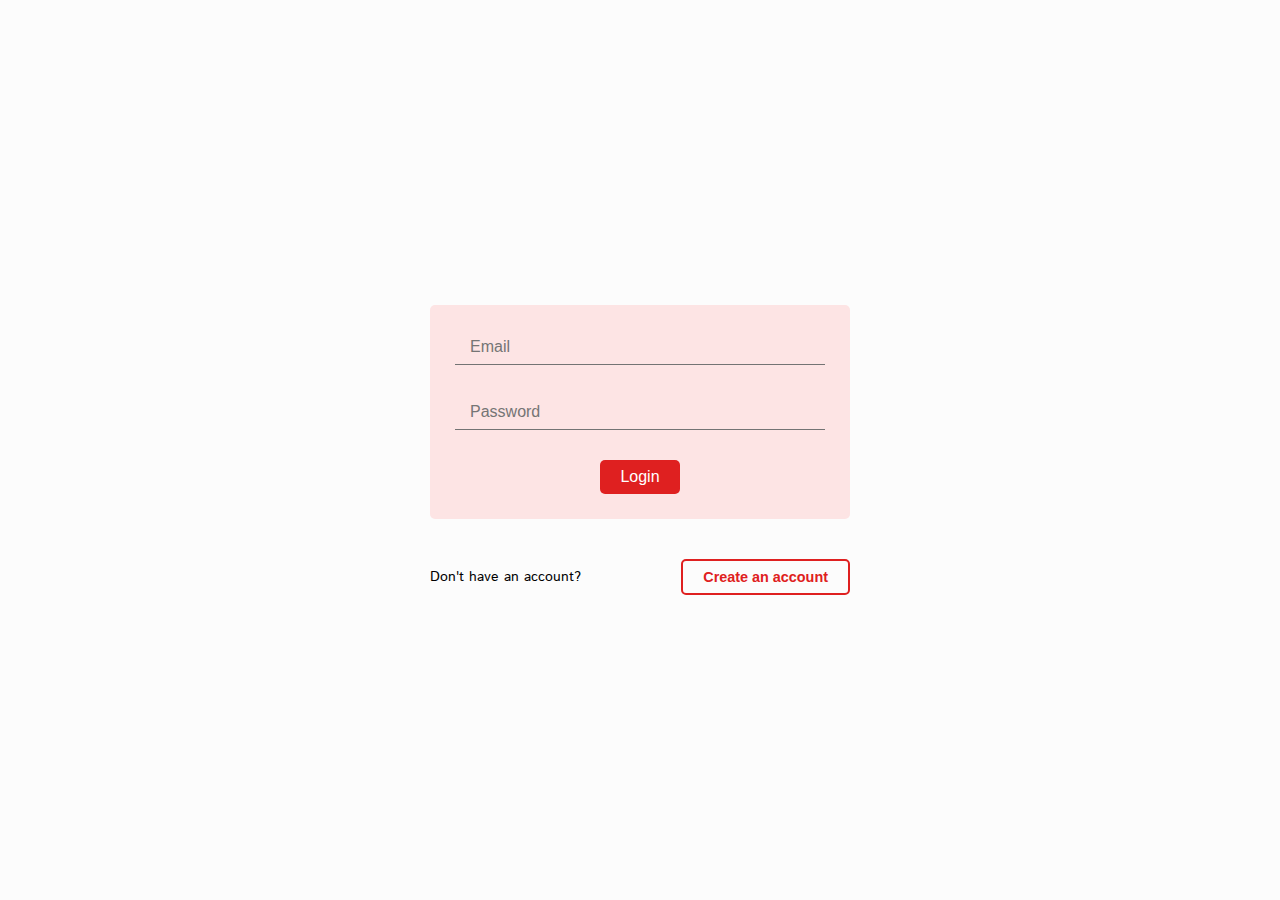
<file: Client/index.html>
<!DOCTYPE html>
<html lang="en">

    <head>
        <meta charset="UTF-8">
        <meta name="viewport" content="width=device-width, initial-scale=1.0">
        <link rel="stylesheet" href="./styles/main.css">
        <link rel="stylesheet" href="./styles/login.css">
        <title>Login</title>
    </head>

    <body>
        <div class="login">
            <form class="login-box">
                <div>
                    <div class="inputs">
                        <div>
                            <div><input required id="email-input" placeholder="Email" type="email"></div>
                            <!-- <div class="email-error error hide">Email incorrect</div> -->
                        </div>
                        <div>
                            <div><input required id="password-input" placeholder="Password" type="password"></div>
                            <!-- <div class="password-error error hide">Password is not correct</div> -->
                        </div>
                    </div>
                    <div class="error hide">Wrong Credentials</div>
                </div>
                <div id="login-button" class="login-button">
                    <button type="submit">Login</button>
                </div>
            </form>
            <div>
                <p>Don't have an account?</p>
                <a href="./pages/signup.html">
                    <button>Create an account</button>
                </a>
            </div>
        </div>
        <script src="./scripts/axios/axios.min.js"></script>
        <script src="./scripts/login.js"></script>
    </body>

</html>
</file>
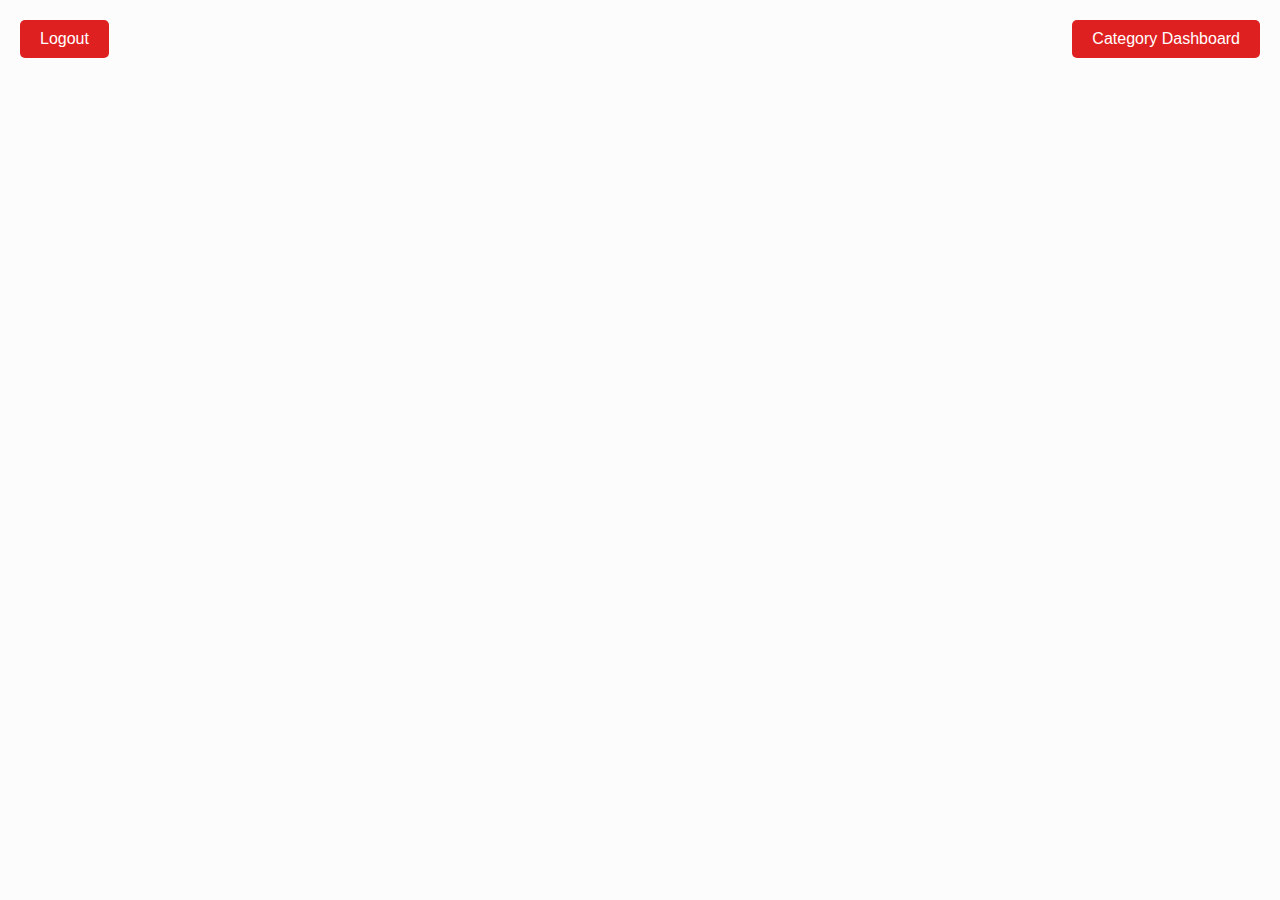
<file: Client/pages/admin-dashboard.html>
<!DOCTYPE html>
<html lang="en">
    <head>
        <meta charset="UTF-8">
        <meta name="viewport" content="width=device-width, initial-scale=1.0">
        <link rel="stylesheet" href="./../styles/main.css">
        <link rel="stylesheet" href="./../styles/admin-dashboard.css">
        <link rel="stylesheet" href="./../styles/home.css">
        <title>Admin Dashboard</title>
    </head>
    <body>
        <div class="absolute-buttons">
            <div class="back">
                <a>
                    <button id="logout">Logout</button>
                </a>
            </div>
            <div class="right">
                <div>

                    <a href="./category-dashboard.html">
                        <button>Category Dashboard</button>
                    </a>
                </div>
            </div>
        </div>
        <!-- CONTENT PRODUCTS -->
        <div class="categories">
            <!-- <div class="category">
                    <h3>cat name</h3>
                    <div class="cards">
                        <div class="card">
                            <div class="card-img"><img src="./../assets/product_01.jpg" alt=""></div>
                            <div class="card-name">product name</div>
                            <div class="card-desc">product ddsc produc tdsec jaepa</div>
                            <div class="buttons">
                                <div><button class="add-favorite-button">Add to Favorites</button></div>
                                <div><button>Add to Cart</button></div>
                            </div>
                        </div>
                        <div class="card">
                            <div class="card-img"><img src="./../assets/product_01.jpg" alt=""></div>
                            <div class="card-name">product name</div>
                            <div class="card-desc">product ddsc produc tdsec jaepa</div>
                            <div class="buttons">
                                <div><button class="add-favorite-button">Add to Favorites</button></div>
                                <div><button>Add to Cart</button></div>
                            </div>
                        </div>
                    </div>
                </div> -->
        </div>
        <script src="./../scripts/axios/axios.min.js"></script>
        <script src="./../scripts/admin-dashboard.js"></script>
    </body>
</html>
</file>
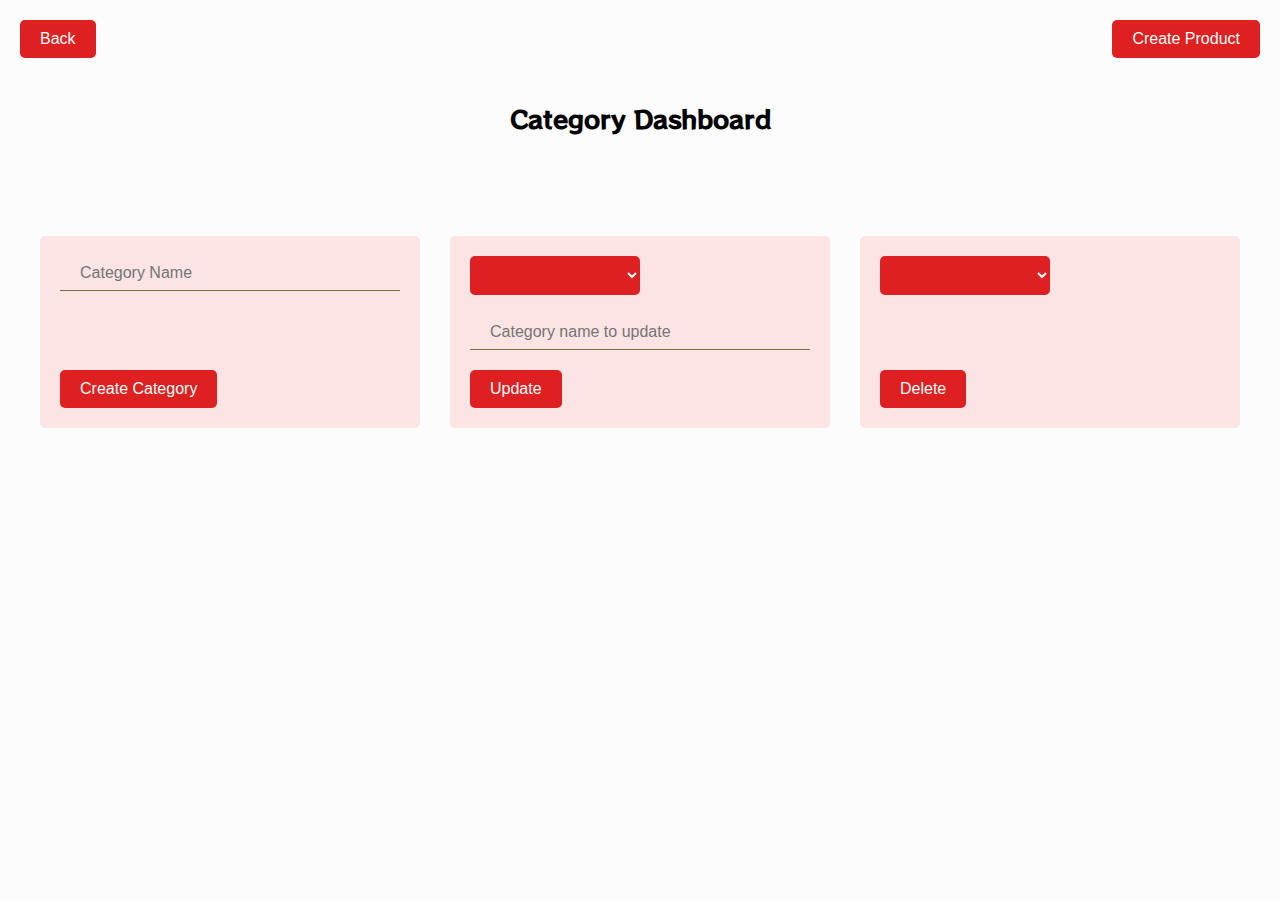
<file: Client/pages/category-dashboard.html>
<!DOCTYPE html>
<html lang="en">

    <head>
        <meta charset="UTF-8">
        <meta name="viewport" content="width=device-width, initial-scale=1.0">
        <link rel="stylesheet" href="./../styles/main.css">
        <link rel="stylesheet" href="./../styles/category-dashboard.css">
        <title>Document</title>
    </head>

    <body>
        <div class="absolute-buttons">
            <div class="back">
                <a href="./admin-dashboard.html">
                    <button>Back</button>
                </a>
            </div>
            <div class="right">
                <div>
                    <a href="./create-product.html">
                        <button>Create Product</button>
                    </a>
                </div>
            </div>
        </div>
        <h2>Category Dashboard</h2>
        <div class="boxes">
            <form class="box create-category-box">
                <div>
                    <div><input id="create-category-input" placeholder="Category Name" type="text"></div>
                    <div class="category-created hide">Category has been created</div>
                </div>
                <div>
                    <button type="submit" id="create-category-button">Create Category</button>
                </div>
            </form>
            <form class="box update-category-box">
                <div>
                    <select class="dropdown" id="update-select">
                    </select>
                </div>
                <div><input
                    required
                    id="update-category-name"
                    placeholder="Category name to update"
                    type="text"><div class="category-updated hide">Category has been updated</div></div>
                
                <div>
                    <button type="submit" id="update-button">Update</button>
                </div>
            </form>
            <form class="box delete-category-box">
                <div>
                    <select class="dropdown" id="delete-select">
                        <!-- <option>Value One</option>
                        <option>Value Two</option>
                        <option>Value Three</option>
                        <option>Value One</option>
                        <option>Value Two</option>
                        <option>Value Three</option>
                        <option>Value One</option>
                        <option>Value Two</option>
                        <option>Value Three</option>
                        <option>Value One</option>
                        <option>Value Two</option>
                        <option>Value Three</option> -->
                    </select>
                    <div class="category-deleted hide">Category has been deleted</div>
                </div>
                <div id="delete-button" class="delete-button">
                    <button type="submit">Delete</button>
                </div>
            </form>
        </div>
        <div class="modal hide">
            <div class="box">
                <h3>Are you sure you want to delete the product?</h3>
                <div class="buttons">
                    <div>
                        <button id="accept-delete-button">Yes</button>
                    </div>
                    <div>
                        <button class="close-modal">No</button>
                    </div>
                </div>
            </div>
        </div>
        <script src="./../scripts/axios/axios.min.js"></script>
        <script src="./../scripts/categoriesDashboard.js"></script>
    </body>

</html>
</file>
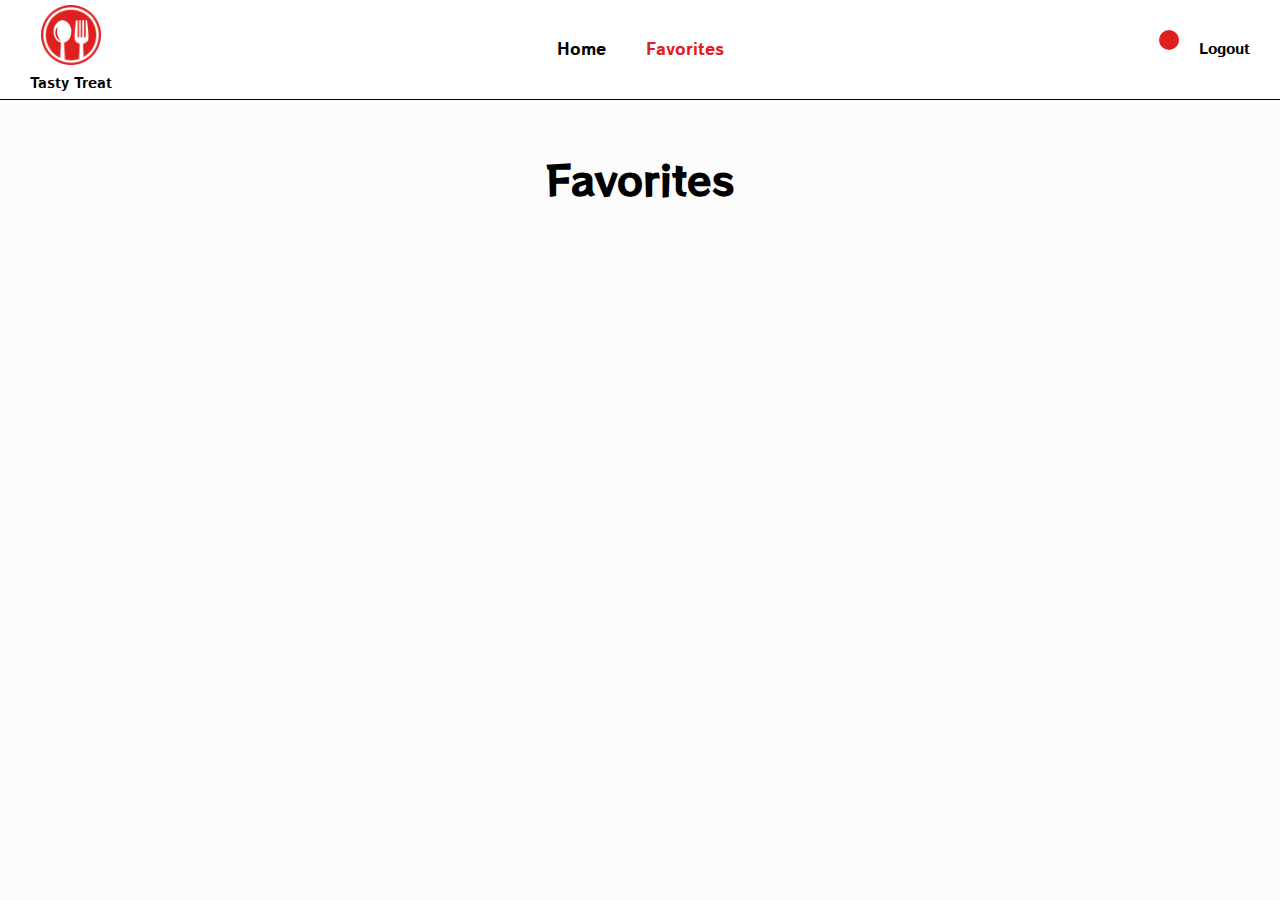
<file: Client/pages/favorites.html>
<!DOCTYPE html>
<html lang="en">
    <head>
        <meta charset="UTF-8">
        <meta name="viewport" content="width=device-width, initial-scale=1.0">
        <link rel="stylesheet" href="./../styles/main.css">
        <link rel="stylesheet" href="./../styles/favorites.css">
        <link rel="stylesheet" href="./../styles/header.css">
        <link rel="stylesheet" href="./../styles/home.css">
        <link rel="stylesheet" href="./../styles/cart-sidebar.css">
        <link
            rel="stylesheet"
            href="https://cdnjs.cloudflare.com/ajax/libs/font-awesome/6.1.1/css/all.min.css"
            integrity="sha512-KfkfwYDsLkIlwQp6LFnl8zNdLGxu9YAA1QvwINks4PhcElQSvqcyVLLD9aMhXd13uQjoXtEKNosOWaZqXgel0g=="
            crossorigin="anonymous"
            referrerpolicy="no-referrer"/>
        <title>Favorites</title>
    </head>
    <body>
        <!-- HEADER -->
        <header>
            <div class="container">
                <div class="logo">
                    <div class="logo-img"><img src="./../assets/res-logo.png" alt="Logo"></div>
                    <div class="logo-name">Tasty Treat</div>
                </div>
                <nav>
                    <div>
                        <a href="./home.html">Home</a>
                    </div>
                    <div>
                        <a href="#">Favorites</a>
                    </div>
                </nav>
                <div class="right-header">
                    <div class="cart-icon">
                        <div>
                            <i class="fa-solid fa-cart-shopping fa-lg"></i>
                        </div>
                        <span class="cart-badge"></span>
                    </div>
                    <div class="logout">Logout</div>
                    <div class="toggle-button">
                        <i class="fa-solid fa-bars fa-xl"></i>
                    </div>
                    <div class="right-buttons-sm hide">
                        <div class="close">X</div>
                        <div>
                            <a href="./home.html">
                                <button style="color: black;">Home</button>
                            </a>
                        </div>
                        <div>
                            <a href="#">
                                <button style="color: var(--main-color)">Favorites</button>
                            </a>
                        </div>
                    </div>
                </div>
            </div>
        </header>
        <!-- CART SIDEBAR -->
        <div class="cart-sidebar hide">
            <div class="close-button">
                <i class="fa-solid fa-x"></i>
            </div>
            <div class="products"></div>
        </div>
        <!-- FAVORITES -->
        <section class="favorites-section">
            <div class="food container">
                <h2>Favorites</h2>
                <div class="favorites"></div>
            </div>
        </section>
        <script src="./../scripts/axios/axios.min.js"></script>
        <script src="./../scripts/favorites.js"></script>
    </body>
</html>
</file>
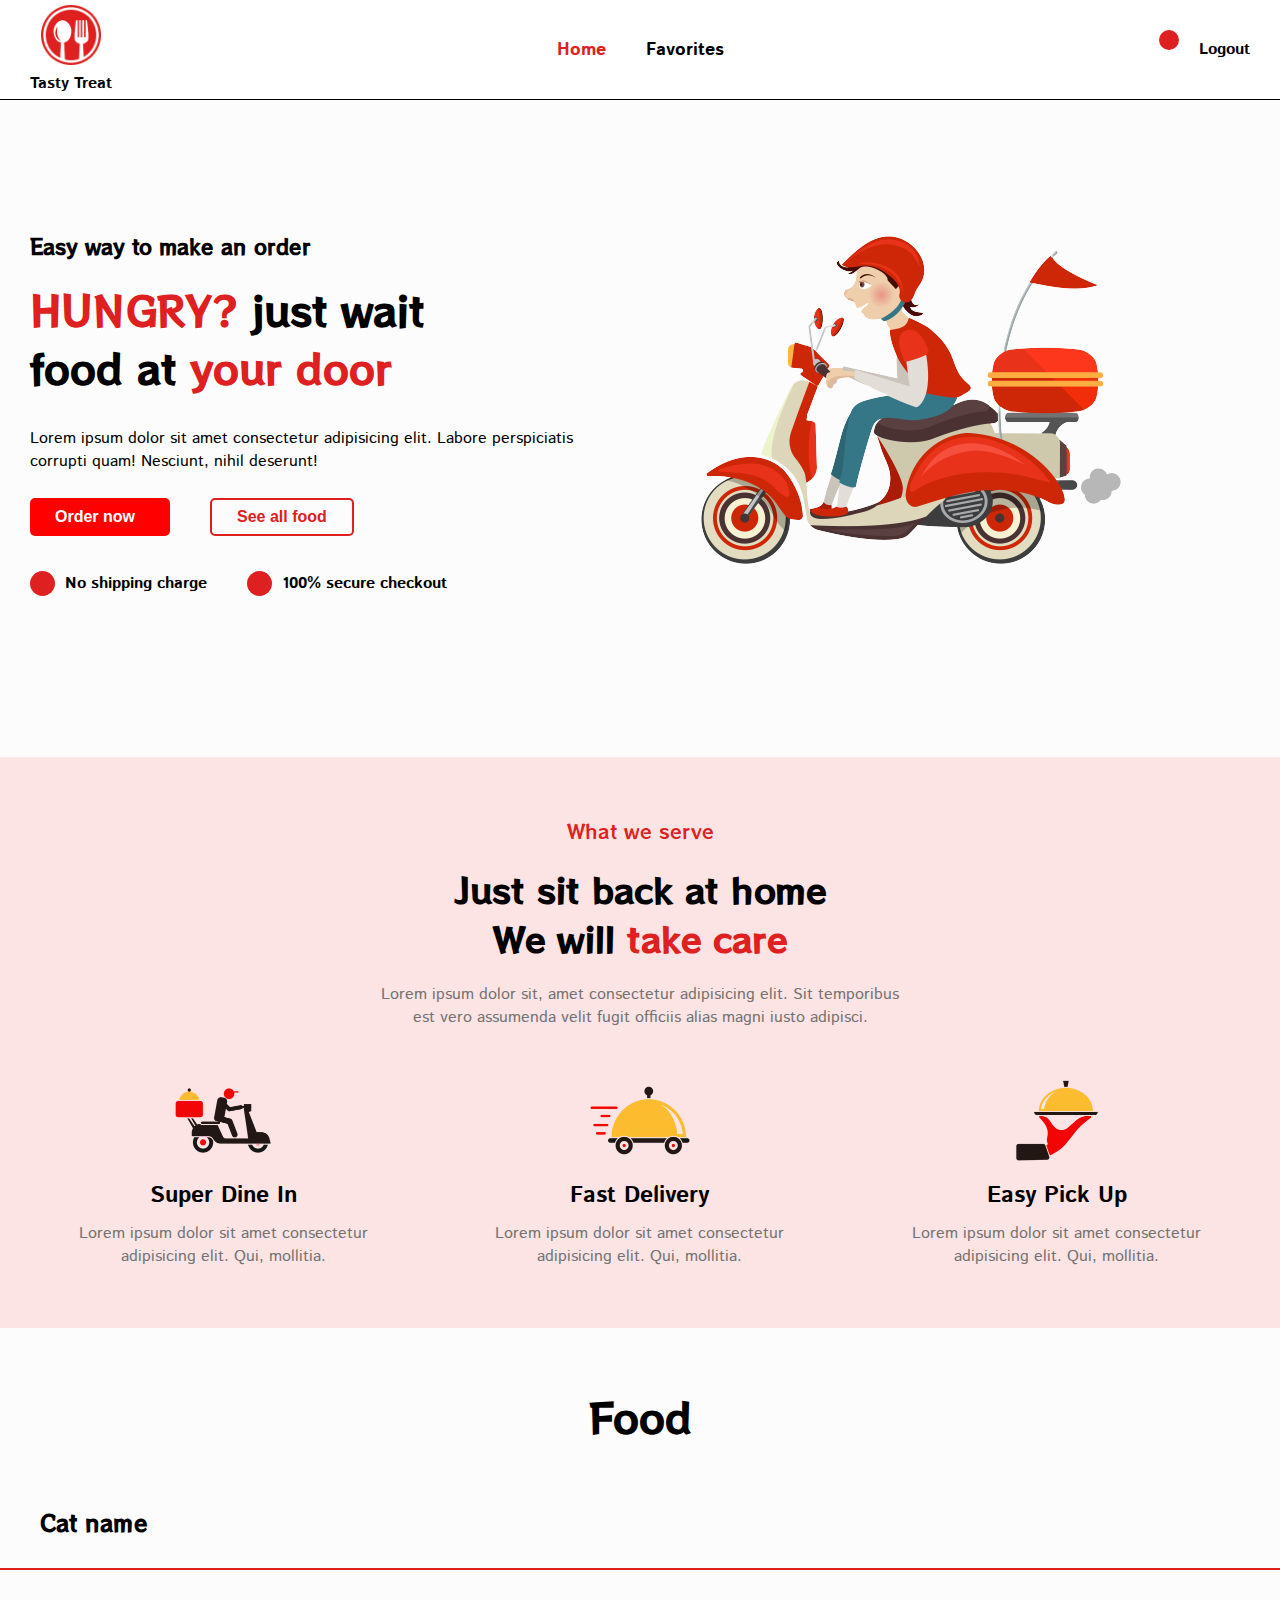
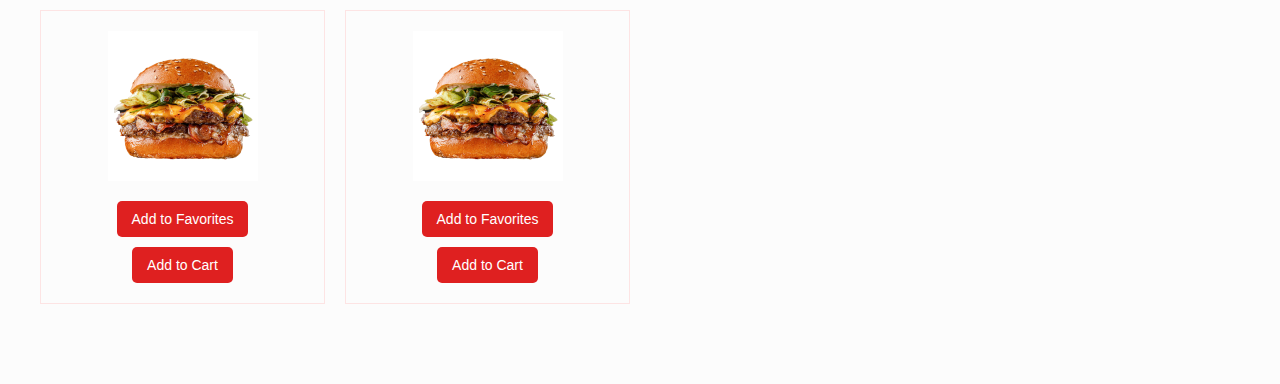
<file: Client/pages/home.html>
<!DOCTYPE html>
<html lang="en">

    <head>
        <meta charset="UTF-8">
        <meta name="viewport" content="width=device-width, initial-scale=1.0">
        <link rel="stylesheet" href="./../styles/main.css">
        <link rel="stylesheet" href="./../styles/header.css">
        <link rel="stylesheet" href="./../styles/cart-sidebar.css">
        <link rel="stylesheet" href="./../styles/home.css">
        <link
            rel="stylesheet"
            href="https://cdnjs.cloudflare.com/ajax/libs/font-awesome/6.1.1/css/all.min.css"
            integrity="sha512-KfkfwYDsLkIlwQp6LFnl8zNdLGxu9YAA1QvwINks4PhcElQSvqcyVLLD9aMhXd13uQjoXtEKNosOWaZqXgel0g=="
            crossorigin="anonymous"
            referrerpolicy="no-referrer"/>
        <title>Home</title>
    </head>

    <body>
        <!-- HEADER -->
        <header>
            <div class="container">
                <div class="logo">
                    <div class="logo-img"><img src="./../assets/res-logo.png" alt="Logo"></div>
                    <div class="logo-name">Tasty Treat</div>
                </div>
                <nav>
                    <div>
                        <a href="#">Home</a>
                    </div>
                    <div>
                        <a href="./favorites.html">Favorites</a>
                    </div>
                </nav>
                <div class="right-header">
                    <div class="cart-icon">
                        <div>
                            <i class="fa-solid fa-cart-shopping fa-lg"></i>
                        </div>
                        <span class="cart-badge"></span>
                    </div>
                    <div class="logout">Logout</div>
                    <div class="toggle-button">
                        <i class="fa-solid fa-bars fa-xl"></i>
                    </div>
                    <div class="right-buttons-sm hide">
                        <div class="close">X</div>
                        <div>
                            <a href="#">
                                <button>Home</button>
                            </a>
                        </div>
                        <div>
                            <a href="./favorites.html">
                                <button>Favorites</button>
                            </a>
                        </div>
                    </div>
                </div>
            </div>
        </header>
        <!-- CART SIDEBAR -->
        <div class="cart-sidebar hide">
            <div class="close-button">
                <i class="fa-solid fa-x"></i>
            </div>
            <div class="products"></div>
        </div>
        <!-- HERO -->
        <section>
            <div class="container hero">
                <div class="left-hero">
                    <h4>Easy way to make an order</h4>
                    <h1>
                        <span>hungry?</span>
                        just wait
                        <br>
                        food at
                        <span>your door</span>
                    </h1>
                    <p>Lorem ipsum dolor sit amet consectetur adipisicing elit. Labore perspiciatis
                        corrupti quam! Nesciunt, nihil deserunt!</p>
                    <div class="buttons">
                        <button class="order-now">
                            <span>Order now</span>
                            <div>
                                <i class="fa-solid fa-angle-right"></i>
                            </div>
                        </button>
                        <button class="food">See all food</button>
                    </div>
                    <div class="features">
                        <div class="feature">
                            <div class="feature-icon">
                                <i class="fa-solid fa-car"></i>
                            </div>
                            <div>No shipping charge</div>
                        </div>
                        <div class="feature">
                            <div class="feature-icon">
                                <i class="fa-solid fa-shield"></i>
                            </div>
                            <div>100% secure checkout</div>
                        </div>
                    </div>
                </div>
                <div class="right-hero">
                    <img src="./../assets/12633-removebg-preview.png" alt="Delivery">
                </div>
            </div>
        </section>
        <!-- SERVICES -->
        <section class="services-section">
            <div class="container services">
                <div class="services-heading">
                    <h4>What we serve</h4>
                    <h2>Just sit back at home
                        <br>
                        We will
                        <span>take care</span>
                    </h2>
                    <p>Lorem ipsum dolor sit, amet consectetur adipisicing elit. Sit temporibus est
                        vero assumenda velit fugit officiis alias magni iusto adipisci.</p>
                </div>
                <div class="services-content">
                    <div class="service">
                        <div class="service-img"><img src="./../assets/service-01.png" alt=""></div>
                        <div class="service-name">Super Dine In</div>
                        <p>Lorem ipsum dolor sit amet consectetur adipisicing elit. Qui, mollitia.</p>
                    </div>
                    <div class="service">
                        <div class="service-img"><img src="./../assets/service-02.png" alt=""></div>
                        <div class="service-name">Fast Delivery</div>
                        <p>Lorem ipsum dolor sit amet consectetur adipisicing elit. Qui, mollitia.</p>
                    </div>
                    <div class="service">
                        <div class="service-img"><img src="./../assets/service-03.png" alt=""></div>
                        <div class="service-name">Easy Pick Up</div>
                        <p>Lorem ipsum dolor sit amet consectetur adipisicing elit. Qui, mollitia.</p>
                    </div>
                </div>
            </div>
        </section>
        <!-- FOOD -->
        <section class="food-section">
            <div class="food">
                <h2>Food</h2>
                <div class="categories">
                    <div class="category">
                        <h3 class="cat-name container">Cat name</h3>
                        <div class="line"></div>
                        <div class="cards container">
                            <div class="card">
                                <div class="card-img"><img src="./../assets/product_01.jpg" alt=""></div>
                                <div class="card-name">product name</div>
                                <div class="card-desc">product ddsc produc tdsec jaepa</div>
                                <div class="buttons">
                                    <div>
                                        <button class="add-favorite-button">Add to Favorites</button>
                                    </div>
                                    <div>
                                        <button>Add to Cart</button>
                                    </div>
                                </div>
                            </div>
                            <div class="card">
                                <div class="card-img"><img src="./../assets/product_01.jpg" alt=""></div>
                                <div class="card-name">product name</div>
                                <div class="card-desc">product ddsc produc tdsec jaepa</div>
                                <div class="buttons">
                                    <div>
                                        <button class="add-favorite-button">Add to Favorites</button>
                                    </div>
                                    <div>
                                        <button>Add to Cart</button>
                                    </div>
                                </div>
                            </div>
                        </div>
                    </div>
                </div>
            </div>
        </section>
        <script src="./../scripts/axios/axios.min.js"></script>
        <script src="./../scripts/home.js"></script>
    </body>

</html>
</file>
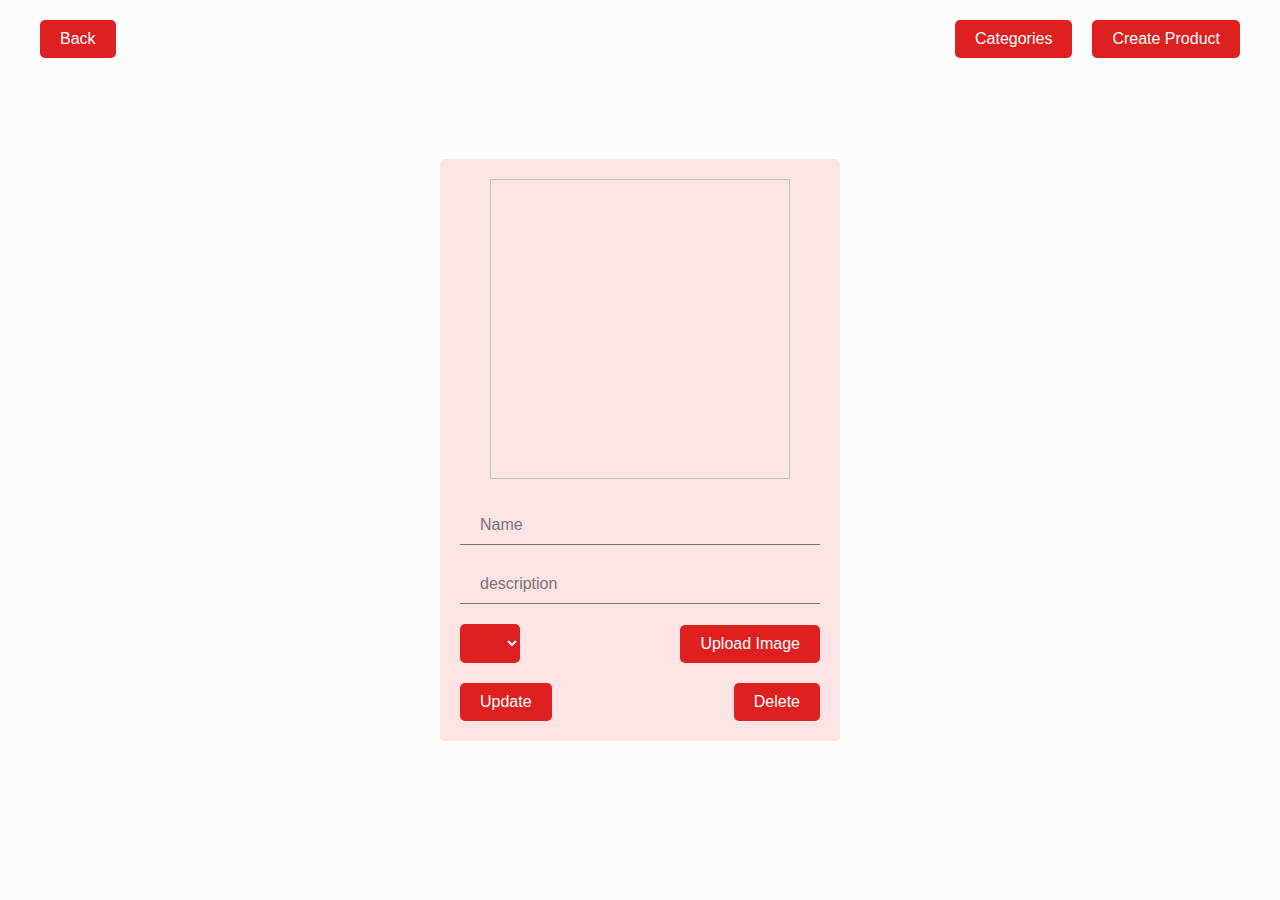
<file: Client/pages/Product.html>
<!DOCTYPE html>
<html lang="en">

<head>
    <meta charset="UTF-8">
    <meta name="viewport" content="width=device-width, initial-scale=1.0">
    <link rel="stylesheet" href="./../styles/main.css">
    <link rel="stylesheet" href="./../styles/product.css">
    <link rel="stylesheet" href="https://cdnjs.cloudflare.com/ajax/libs/font-awesome/6.1.1/css/all.min.css"
        integrity="sha512-KfkfwYDsLkIlwQp6LFnl8zNdLGxu9YAA1QvwINks4PhcElQSvqcyVLLD9aMhXd13uQjoXtEKNosOWaZqXgel0g=="
        crossorigin="anonymous" referrerpolicy="no-referrer" />
    <title>Product</title>
</head>

<body>
    <div class="absolute-buttons">
        <div class="back"><a href="./admin-dashboard.html"><button>Back</button></a></div>
        <div class="right">
            <div><a href="./category-dashboard.html"><button>Categories</button></a></div>
            <div><a href="./create-product.html"><button>Create Product</button></a></div>
        </div>
        <div class="toggle-button">
            <i class="fa-solid fa-bars fa-xl"></i>
        </div>
        <div class="right-buttons-sm hide">
            <div class="close">X</div>
            <div><a href="./category-dashboard.html"><button>Categories</button></a></div>
            <div><a href="./create-product.html"><button>Create Product</button></a></div>
        </div>
    </div>
    <div class="product-box">
        <input id="fileInput" style="display: none;" type="file">
        <div class="img"><img alt=""></div>
        <div><input id="name-input" placeholder="Name" type="text"></div>
        <div><input id="desc-input" placeholder="description" type="text"></div>
        <div class="update-select">
            <div><select class="dropdown" id="categories-select">
                    
                </select></div>
            <div id="upload-image-button"><button>Upload Image</button></div>
        </div>
        <div class="buttons">
            <div id="update-button"><button>Update</button></div>
            <div id="delete-button" class="delete-button"><button>Delete</button></div>
        </div>
    </div>
    <!-- MODAL -->
    <div class="modal hide">
        <div class="box">
            <h3>Are you sure you want to delete the product?</h3>
            <div class="buttons">
                <div><button id="confirm-delete">Yes</button></div>
                <div><button class="close-modal">No</button></div>
            </div>
        </div>
    </div>
    <script src="./../scripts/axios/axios.min.js"></script>
    <script src="./../scripts/Product.js"></script>
</body>

</html>
</file>
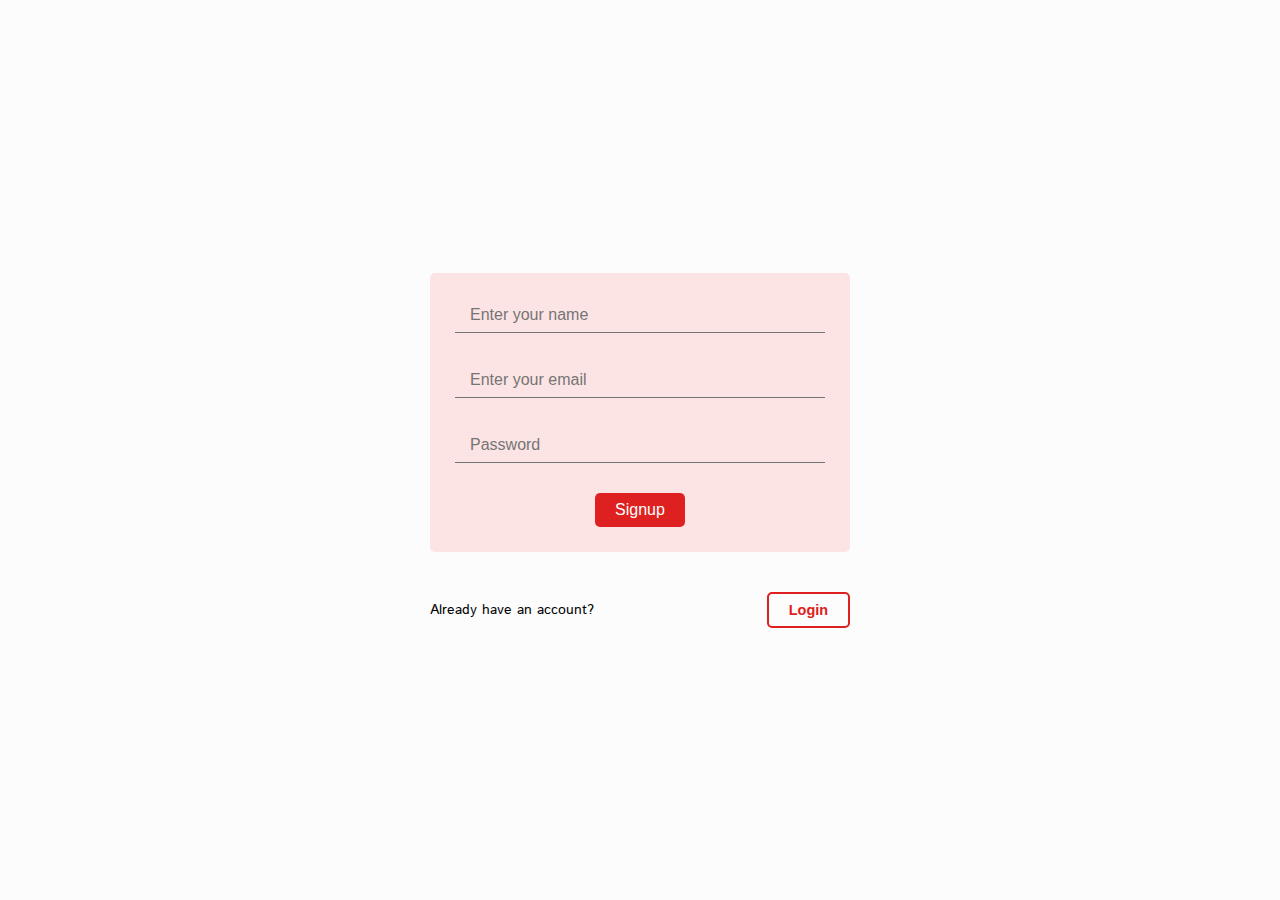
<file: Client/pages/signup.html>
<!DOCTYPE html>
<html lang="en">

<head>
    <meta charset="UTF-8">
    <meta name="viewport" content="width=device-width, initial-scale=1.0">
    <link rel="stylesheet" href="./../styles/main.css">
    <link rel="stylesheet" href="./../styles/signup.css">
    <title>Signup</title>
</head>

<body>
    <div class="signup">
        <form class="signup-box">
            <div class="inputs">
                <div>
                    <div><input required id="name-input" placeholder="Enter your name" type="text"></div>
                </div>
                <div>
                    <div><input required id="email-input" placeholder="Enter your email" type="email"></div>
                    <div id="email-error" class="username-error error hide">Email already exists</div>
                </div>
                <div>
                    <div><input required id="password-input" placeholder="Password" type="password"></div>
                </div>
            </div>
            <div class="signup-button"><button type="submit">Signup</button></div>
        </form>
        <div>
            <p>Already have an account?</p>
            <a href="./../index.html"><button>Login</button></a>
        </div>
    </div>
    <script src="./../scripts/axios/axios.min.js"></script>
    <script src="./../scripts/signup.js"></script>
</body> 

</html>
</file>
<file: Client/styles/main.css>
/* google fonts */

@import url("https://fonts.googleapis.com/css2?family=RocknRoll+One&display=swap");
@import url("https://fonts.googleapis.com/css2?family=Istok+Web&display=swap");

:root {
    --main-color: #df2020;
    --secondary-color: #212245;
    --background-color: #fde4e4;
}

/* reset default style */

* {
    padding: 0;
    margin: 0;
    box-sizing: border-box;
}

/* base style */

body {
    background-color: #fcfcfc;
    font-family: "Istok Web", sans-serif;
}

h1,
h2,
h3,
h4,
h5,
h6 {
    font-family: "RocknRoll One", sans-serif !important;
}

a {
    text-decoration: none;
    color: unset;
}

.container {
    width: 100%;
    max-width: 1340px;
    margin: auto;
    padding: 0 30px;
}

section {
    padding: 60px 0;
}

@media (max-width: 768px) {

    section {
        padding: 40px 0 !important;
    }

    h1,
    h2 {
        font-size: 1.5rem;
    }
}
</file>
<file: Client/styles/login.css>
body {
    height: 100vh;
    display: flex;
    align-items: center;
    justify-content: center;
    padding: 0 20px;
}

.login button {
    cursor: pointer;
}

.login {
    display: flex;
    flex-direction: column;
    gap: 40px;
    width: 100%;
    max-width: 420px;
    margin: auto;
}

.login-box {
    background-color: var(--background-color);
    padding: 25px;
    border-radius: 5px;
    -webkit-border-radius: 5px;
    -moz-border-radius: 5px;
    -ms-border-radius: 5px;
    -o-border-radius: 5px;
    display: flex;
    flex-direction: column;
    gap: 30px;
}

.login-box .inputs {
    display: flex;
    flex-direction: column;
    gap: 30px;
}

.login-box > div {
    width: 100%;
}

.login-box input {
    width: 100%;
    background-color: transparent;
    padding: 8px 15px;
    font-size: 1rem;
    border: none;
    outline: none;
    border-bottom: 1px solid #737373;
}

.login-box .error {
    margin-top: 10px;
    color: var(--main-color);
}

.login-box .error.hide {
    display: none;
}

.login-box > div:last-child {
    text-align: center;
}

.login-box > div:last-child button {
    padding: 8px 20px;
    border: none;
    background-color: var(--main-color);
    color: white;
    border-radius: 5px;
    -webkit-border-radius: 5px;
    -moz-border-radius: 5px;
    -ms-border-radius: 5px;
    -o-border-radius: 5px;
    font-size: 1rem;
}

/* BOTTOM LOGIN */

.login > div {
    display: flex;
    align-items: center;
    justify-content: space-between;
}

.login > div p {
    font-size: .875rem;
}

.login > div button {
    color: white;
    background-color: transparent;
    border: 2px solid var(--main-color);
    color: var(--main-color);
    font-weight: bold;
    font-size: .9rem;
    padding: 8px 20px;
    border-radius: 5px;
    -webkit-border-radius: 5px;
    -moz-border-radius: 5px;
    -ms-border-radius: 5px;
    -o-border-radius: 5px;
}
</file>
<file: Client/styles/admin-dashboard.css>
body {
    margin-bottom: 40px;
}

/* ABSOUTE BUTTONS */

.absolute-buttons {
    position: fixed;
    top: 0;
    left: 0;
    width: 100%;
    display: flex;
    align-items: center;
    justify-content: space-between;
    padding: 20px;
}

.absolute-buttons .right {
    display: flex;
    align-items: center;
    gap: 20px;
}

.absolute-buttons button {
    background-color: var(--main-color);
    padding: 10px 20px;
    border: none;
    color: white;
    cursor: pointer;
    font-size: 1rem;
    border-radius: 5px;
    -webkit-border-radius: 5px;
    -moz-border-radius: 5px;
    -ms-border-radius: 5px;
    -o-border-radius: 5px;
}

/* CONTENT */

.categories {
    margin-top: 7.5rem;
}
</file>
<file: Client/styles/home.css>
nav div:first-child {
    color: var(--main-color);
}

.hero {
    margin-top: 100px;
    display: flex;
    align-items: center;
    /* flex-direction: column; */
    gap: 40px;
}

.left-hero,
.right-hero {
    flex: 6;
}

@media (max-width: 1120px) {
    .left-hero {
        flex: 8;
    }

    .right-hero img {
        width: 400px;
    }
}

.left-hero h4 {
    font-weight: bold;
    font-size: 1.25rem;
}

.left-hero h1 {
    margin-top: 20px;
    margin-bottom: 30px;
    font-size: 2.5rem;
}

@media (max-width: 1120px) {
    .left-hero h1 {
        font-size: 2rem;
    }
}

.left-hero h1 span {
    color: var(--main-color);
}
.left-hero h1 span:first-of-type {
    text-transform: uppercase;
}

.left-hero p {
    max-width: 600px;
}

.left-hero .buttons {
    margin-top: 25px;
    margin-bottom: 35px;
    display: flex;
    align-items: center;
    gap: 40px;
}

.left-hero .buttons button {
    padding: 10px 25px;
    display: flex;
    align-items: center;
    border: none;
    font-weight: bold;
    font-size: 1rem;
    border-radius: 5px;
    -webkit-border-radius: 5px;
    -moz-border-radius: 5px;
    -ms-border-radius: 5px;
    -o-border-radius: 5px;
    background-color: red;
    cursor: pointer;
}
.left-hero .buttons button:first-of-type {
    color: white;
    gap: 10px;
}
.left-hero .buttons button:last-of-type {
    background-color: transparent;
    padding: 8px 25px;
    border: 2px solid var(--main-color);
    color: var(--main-color);
}

.left-hero .features {
    display: flex;
    gap: 40px;
}

.left-hero .features .feature {
    display: flex;
    align-items: center;
    gap: 10px;
    font-weight: bold;
}

.left-hero .features .feature-icon {
    width: 25px;
    height: 25px;
    display: flex;
    align-items: center;
    justify-content: center;
    border-radius: 50%;
    -webkit-border-radius: 50%;
    -moz-border-radius: 50%;
    -ms-border-radius: 50%;
    -o-border-radius: 50%;
    background-color: var(--main-color);
    color: white;
}

@media (max-width: 900px) {
    .hero {
        flex-direction: column;
        text-align: center;
        margin: auto;
        margin-top: 100px;
    }

    .hero .buttons, .hero .features {
        text-align: center;
        display: flex;
        align-items: center;
        justify-content: center;
    }
}

/* SERVICES */

.services-section {
    background-color: var(--background-color);
    margin-top: 30px;
}

.services {
    display: flex;
    flex-direction: column;
    gap: 50px;
}

.services .services-heading {
    display: flex;
    flex-direction: column;
    align-items: center;
    gap: 20px;
}

.services .services-heading > * {
    text-align: center;
}

.services .services-heading h4 {
    color: var(--main-color);
    font-size: 1.2rem;
    font-weight: 500;
}

.services .services-heading h2 {
    font-size: 2.125rem;
}

.services .services-heading h2 span {
    color: var(--main-color);
}

.services .services-heading p {
    max-width: 520px;
    color: #737373;
}

.services .services-content {
    display: grid;
    grid-template-columns: repeat(3, 1fr);
    gap: 30px;
}
@media (max-width: 950px) {

    .services .services-content {
        grid-template-columns: repeat(2, 1fr);
    }
}
@media (max-width: 650px) {

    .services .services-content {
        grid-template-columns: repeat(1, 1fr);
        gap: 40px;
    }
}

.services .service {
    text-align: center;
    display: flex;
    flex-direction: column;
    text-align: center;
    gap: 10px;
}

.services .service-img img {
    width: 100px;
}

.services .service .service-name {
    font-weight: bold;
    font-size: 1.4375rem;
}

.services .service p {
    max-width: 300px;
    margin: auto;
    color: #737373;
}

/* FOOD */

.food {
    display: flex;
    flex-direction: column;
    gap: 3.125rem;
}

.food h2 {
    text-align: center;
    font-size: 2.5rem;
}

.food .categories {
    display: flex;
    flex-direction: column;
    gap: 50px;
}



.category h3 {
    font-size: 1.375rem;
    padding: 10px 40px;
    margin-bottom: 20px;
}

.line {
    width: 100%;
    height: 2px;
    background-color: var(--main-color);
}

.cards {
    display: grid;
    grid-template-columns: repeat(4, 1fr);
    gap: 20px;
    padding: 20px 40px;
    margin-top: 20px;
}

.cards .card {
    width: 100%;
    border: 1px solid var(--background-color);
    padding: 20px;
    transition: all 0.2s linear;
    -webkit-transition: all 0.2s linear;
    -moz-transition: all 0.2s linear;
    -ms-transition: all 0.2s linear;
    -o-transition: all 0.2s linear;
    cursor: pointer;
}

.cards .card .card-img {
    text-align: center;
    display: flex;
    align-items: center;
    justify-content: center;
    min-height: 150px;
    min-width: 150px;
    max-width: 150px;
    max-height: 150px;
    margin: auto;
    margin-bottom: 20px;
    object-fit: cover;
}

.cards .card .card-img img {
    width: 100%;
}

.cards .card .card-name {
    font-weight: bold;
    font-size: 1.125rem;
    text-align: center;
    display: none;
}

.cards .card .card-desc {
    text-align: center;
    margin-top: 0.625rem;
    margin-bottom: 1.25rem;
    color: #212245cb;
    display: none;
}
.cards .card:hover .card-desc,
.cards .card:hover .card-name {
    display: block;
}

.cards .card .buttons {
    display: flex;
    flex-direction: column;
    gap: 10px;
    align-items: center;
    justify-content: space-between;
}

.cards .card .buttons button {
    width: 100%;
    padding: 10px 15px;
    border: none;
    border-radius: 5px;
    -webkit-border-radius: 5px;
    -moz-border-radius: 5px;
    -ms-border-radius: 5px;
    -o-border-radius: 5px;
    background-color: var(--main-color);
    color: white;
    font-size: 0.875rem;
    cursor: pointer;
}

@media (max-width: 1170px) {

    .cards {
        display: grid;
        grid-template-columns: repeat(3, 1fr);
        gap: 20px;
    }
}

@media (max-width: 840px) {

    .cards {
        display: grid;
        grid-template-columns: repeat(2, 1fr);
        gap: 20px;
    }
}

@media (max-width: 600px) {

    .cards {
        display: grid;
        grid-template-columns: repeat(1, 1fr);
        gap: 20px;
    }
}

.card-img img {
    width: 150px;
}

.toggle-button {
    display: none;
    cursor: pointer;
}

.right-buttons-sm {
    position: fixed;
    width: 100%;
    height: 100vh;
    top: 0;
    left: 0;
    display: flex;
    flex-direction: column;
    gap: 40px;
    align-items: center;
    justify-content: center;
    background-color: var(--background-color);
}

.right-buttons-sm.hide {
    display: none;
}

.right-buttons-sm .close {
    position: absolute;
    top: 20px;
    left: 20px;
    font-size: 1.25rem;
    cursor: pointer;
    width: 30px;
    height: 30px;
    display: flex;
    align-items: center;
    justify-content: center;
    border-radius: 50%;
    -webkit-border-radius: 50%;
    -moz-border-radius: 50%;
    -ms-border-radius: 50%;
    -o-border-radius: 50%;
    background-color: black;
    color: white;
}

.right-buttons-sm button {
    background-color: transparent;
    color: var(--main-color);
    font-size: 1.875rem;
    cursor: pointer;
    border: none;
    font-weight: bold;
}

.right-buttons-sm div:nth-child(2) button {
    font-weight: bold;
}

.right-buttons-sm div:nth-child(3) button {
    color: black;
}

@media (max-width: 750px) {

    .toggle-button {
        display: block;

    }

    nav {
        background-color: red;
        display: none;
    }

    nav > div {
        display: none;
    }
}
</file>
<file: Client/styles/category-dashboard.css>
/* ABSOUTE BUTTONS */

.absolute-buttons {
    position: fixed;
    top: 0;
    left: 0;
    width: 100%;
    display: flex;
    align-items: center;
    justify-content: space-between;
    padding: 20px;
}

.absolute-buttons .right {
    display: flex;
    align-items: center;
    gap: 20px;
}

.absolute-buttons button {
    background-color: var(--main-color);
    padding: 10px 20px;
    border: none;
    color: white;
    cursor: pointer;
    font-size: 1rem;
    border-radius: 5px;
    -webkit-border-radius: 5px;
    -moz-border-radius: 5px;
    -ms-border-radius: 5px;
    -o-border-radius: 5px;
}

h2 {
    margin-top: 6.25rem;
    font-size: 25px;
    margin-bottom: 100px;
    text-align: center;
}

.boxes {
    width: 100%;
    max-width: 1240px;
    margin: auto;
    display: grid;
    grid-template-columns: repeat(3, 1fr);
    gap: 30px;
    padding: 0 20px;
}

.boxes .box {
    background-color: var(--background-color);
    padding: 20px;
    display: flex;
    flex-direction: column;
    gap: 20px;
    border-radius: 5px;
    -webkit-border-radius: 5px;
    -moz-border-radius: 5px;
    -ms-border-radius: 5px;
    -o-border-radius: 5px;
}

.boxes .box input {
    width: 100%;
    padding: 8px 20px;
    border: none;
    border-bottom: 1px solid #737337;
    font-size: 1rem;
    outline: none;
    background-color: transparent;
}

.boxes .box select {
    width: 50%;
    padding: 10px 20px;
    font-size: 1rem;
    border-radius: 5px;
    -webkit-border-radius: 5px;
    -moz-border-radius: 5px;
    -ms-border-radius: 5px;
    -o-border-radius: 5px;
    outline: none;
}

.boxes .box button {
    padding: 10px 20px;
    border: none;
    outline: none;
    background-color: var(--main-color);
    color: white;
    font-size: 1rem;
    border-radius: 5px;
    -webkit-border-radius: 5px;
    -moz-border-radius: 5px;
    -ms-border-radius: 5px;
    -o-border-radius: 5px;
    cursor: pointer;
}

.create-category-box, .delete-category-box {
    justify-content: space-between;
}


/* MODAL */

.modal {
    position: fixed;
    top: 0;
    left: 0;
    width: 100%;
    height: 100vh;
    display: flex;
    align-items: center;
    justify-content: center;
    background-color: rgba(0, 0, 0, 0.404);
    padding: 0 20px;
}

.modal.hide {
    display: none;
}

.modal .box {
    background-color: red;
    padding: 25px;
    display: flex;
    flex-direction: column;
    gap: 30px;
    border-radius: 5px;
    -webkit-border-radius: 5px;
    -moz-border-radius: 5px;
    -ms-border-radius: 5px;
    -o-border-radius: 5px;
}

.modal .box h3 {
    text-align: center;
}

.modal .box .buttons {
    display: flex;
    align-items: center;
    justify-content: space-between;
}

.modal .box .buttons button {
    padding: 10px 20px;
    border: none;
    background-color: var(--background-color);
    color: black;
    font-weight: bold;
    font-size: 1rem;
    border-radius: 5px;
    -webkit-border-radius: 5px;
    -moz-border-radius: 5px;
    -ms-border-radius: 5px;
    -o-border-radius: 5px;
    cursor: pointer;
}

.category-created, .category-deleted, .category-updated {
    color: var(--main-color);
    margin-top: 9px;
    font-size: 1rem;
    font-weight: bold;
}

.category-created.hide, .category-deleted.hide, .category-updated.hide {
    display: none;
}

select {
    padding: 10px 20px;
    font-size: 1rem;
    outline: none;
    background-color: var(--main-color);
    color: white;
    border-radius: 5px;
    -webkit-border-radius: 5px;
    -moz-border-radius: 5px;
    -ms-border-radius: 5px;
    -o-border-radius: 5px;
    border: none;
}

@media (max-width: 1000px) {
    
    .boxes {
        grid-template-columns: repeat(2, 1fr);
    }

    .boxes .box select {
        width: 60%;
    }
}

@media (max-width: 640px) {
    
    .boxes {
        grid-template-columns: repeat(1, 1fr);
    }

    .boxes .box select {
        width: 50%;
    }
}
</file>
<file: Client/styles/favorites.css>
nav div:last-child {
    color: var(--main-color);
}
nav div:first-child {
    color: black !important;
}

.favorites-section {
    margin-top: 90px;
}

.favorites {
    display: grid;
    grid-template-columns: repeat(4, 1fr);
    gap: 20px;
}

.card {
    border: 1px solid var(--background-color);
    padding: 20px;
    transition: all 0.2s linear;
    -webkit-transition: all 0.2s linear;
    -moz-transition: all 0.2s linear;
    -ms-transition: all 0.2s linear;
    -o-transition: all 0.2s linear;
    cursor: pointer;
}

.card .card-img {
    text-align: center;
    margin-bottom: 20px;

}

.card .card-name {
    font-weight: bold;
    font-size: 1.125rem;
    text-align: center;
    display: none;
}

.card .card-desc {
    text-align: center;
    margin-top: 0.625rem;
    margin-bottom: 1.25rem;
    color: #212245cb;
    display: none;
}
.card:hover .card-desc,
.card:hover .card-name {
    display: block;
}

.card .buttons {
    display: flex;
    flex-direction: column;
    gap: 10px;
    align-items: center;
    justify-content: space-between;
}

.card .buttons button {
    width: 100%;
    padding: 10px 15px;
    border: none;
    border-radius: 5px;
    -webkit-border-radius: 5px;
    -moz-border-radius: 5px;
    -ms-border-radius: 5px;
    -o-border-radius: 5px;
    background-color: var(--main-color);
    color: white;
    font-size: 0.875rem;
    cursor: pointer;
}

@media (max-width: 1170px) {

    .favorites {
        display: grid;
        grid-template-columns: repeat(3, 1fr);
        gap: 20px;
    }
}
@media (max-width: 920px) {

    .favorites {
        display: grid;
        grid-template-columns: repeat(2, 1fr);
        gap: 20px;
    }
}
@media (max-width: 650px) {

    .favorites {
        display: grid;
        grid-template-columns: repeat(1, 1fr);
        gap: 20px;
    }
}
</file>
<file: Client/styles/header.css>
header {
    position: fixed;
    top: 0;
    left: 0;
    background-color: white;
    
    height: 100px;
    width: 100%;
    border-bottom: 1px solid black;
}

header .container {
    height: 100%;
    display: flex;
    align-items: center;
    justify-content: space-between;
    padding-top: 10px;
    padding-bottom: 10px;
}

/* LOGO */

header .logo {
    display: flex;
    flex-direction: column;
    justify-content: center;
    align-items: center;
}

header .logo img {
    width: 60px;
}

header .logo .logo-name {
    font-weight: bold;
}

/* HEADER MENU */

header nav {
    display: flex;
    align-items: center;
    gap: 40px;
    font-weight: bold;
    font-size: 1.1rem;
}

/* RIGHT HEADER */

header .right-header {
    display: flex;
    align-items: center;
    gap: 30px;
}

header .right-header .cart-icon {
    position: relative;
    cursor: pointer;
}

header .right-header .cart-badge {
    background-color: var(--main-color);
    color: white;
    width: 20px;
    height: 20px;
    display: flex;
    align-items: center;
    justify-content: center;
    border-radius: 50%;
    -webkit-border-radius: 50%;
    -moz-border-radius: 50%;
    -ms-border-radius: 50%;
    -o-border-radius: 50%;
    position: absolute;
    top: -20px;
    right: -10px;
}

header .right-header .logout {
    cursor: pointer;
    font-weight: bold;
}
</file>
<file: Client/styles/cart-sidebar.css>
.cart-sidebar {
    position: fixed;
    right: 0;
    top: 0;
    width: 400px;
    height: 100vh;
    background-color: white;
    padding: 20px;
    display: flex;
    flex-direction: column;
    gap: 40px;
}   

.cart-sidebar.hide {
    display: none;
}

.cart-sidebar .close-button {
    width: 30px;
    height: 30px;
    display: flex;
    align-items: center;
    justify-content: center;
    border-radius: 50%;
    color: white;
    background-color: black;
    -webkit-border-radius: 50%;
    -moz-border-radius: 50%;
    -ms-border-radius: 50%;
    -o-border-radius: 50%;
    cursor: pointer;
}

.cart-sidebar .products {
    display: flex;
    flex-direction: column;
    gap: 30px;
}

.cart-sidebar .product {
    display: flex;
    align-items: center;
    justify-content: space-between;
    gap: 20px;
    padding-right: 20px;
}

.cart-sidebar .product .product-left {
    display: flex;
    align-items: center;
    justify-content: center;
    gap: 20px;
}

.cart-sidebar .product .product-name {
    font-weight: bold;
    font-size: 1rem;
}

.cart-sidebar .product .product-details {
    display: flex;
    flex-direction: column;
    gap: 10px;
}

.cart-sidebar .product .product-details > div:last-child {
    display: flex;
    align-items: center;
    gap: 30px;
}

.cart-sidebar .product .product-details .product-counter {
    display: flex;
    align-items: center;
    padding: 5px 10px;
    width: 120px;
    font-weight: bold;
    justify-content: space-between;
    background-color: var(--background-color);
    border-radius: 5px;
    -webkit-border-radius: 5px;
    -moz-border-radius: 5px;
    -ms-border-radius: 5px;
    -o-border-radius: 5px;
}

.cart-sidebar .product .product-details .product-counter span:not(:nth-child(2)) {
    cursor: pointer;
}

.cart-sidebar .delete-product {
    cursor: pointer;
}









.cart-sidebar .product-img {
    display: flex;
    align-items: center;
    justify-content: center;
}

.cart-sidebar .product-img img {
    width: 70px;
    height: 70px;
    object-fit: cover;
}
</file>
<file: Client/styles/product.css>
body {
    display: flex;
    align-items: center;
    justify-content: center;
    min-height: 100vh;
}

select {
    padding: 10px 20px;
    font-size: 1rem;
    outline: none;
    background-color: var(--main-color);
    color: white;
    border-radius: 5px;
    -webkit-border-radius: 5px;
    -moz-border-radius: 5px;
    -ms-border-radius: 5px;
    -o-border-radius: 5px;
    border: none;
}

select option {
    padding: 10px;
    cursor: pointer !important;
}

.product-box {
    background-color: var(--background-color);
    padding: 20px;
    width: 400px;
    border-radius: 5px;
    -webkit-border-radius: 5px;
    -moz-border-radius: 5px;
    -ms-border-radius: 5px;
    -o-border-radius: 5px;
    display: flex;
    flex-direction: column;
    gap: 20px;
}

.product-box .update-select,
.product-box .buttons {
    display: flex;
    align-items: center;
    justify-content: space-between;
}

.product-box input {
    padding: 10px 20px;
    background-color: transparent;
    border: none;
    border-bottom: 1px solid #737373;
    width: 100%;
    font-size: 1rem;
    outline: none;
}

.product-box button {
    padding: 10px 20px;
    border: none;
    background-color: var(--main-color);
    color: white;
    font-size: 1rem;
    border-radius: 5px;
    -webkit-border-radius: 5px;
    -moz-border-radius: 5px;
    -ms-border-radius: 5px;
    -o-border-radius: 5px;
    cursor: pointer;
}

.product-box .img {
    margin: auto;
    text-align: center;
}

.product-box .img img {
    width: 300px;
    height: 300px;
}

/* MODAL */

.modal {
    position: fixed;
    top: 0;
    left: 0;
    width: 100%;
    height: 100vh;
    display: flex;
    align-items: center;
    justify-content: center;
    background-color: rgba(0, 0, 0, 0.404);
    padding: 0 20px;
}

.modal.hide {
    display: none;
}

.modal .box {
    background-color: red;
    padding: 25px;
    display: flex;
    flex-direction: column;
    gap: 30px;
    border-radius: 5px;
    -webkit-border-radius: 5px;
    -moz-border-radius: 5px;
    -ms-border-radius: 5px;
    -o-border-radius: 5px;
}

.modal .box h3 {
    text-align: center;
}

.modal .box .buttons {
    display: flex;
    align-items: center;
    justify-content: space-between;
}

.modal .box .buttons button {
    padding: 10px 20px;
    border: none;
    background-color: var(--background-color);
    color: black;
    font-weight: bold;
    font-size: 1rem;
    border-radius: 5px;
    -webkit-border-radius: 5px;
    -moz-border-radius: 5px;
    -ms-border-radius: 5px;
    -o-border-radius: 5px;
    cursor: pointer;
}

/* ABSOUTE BUTTONS */

.absolute-buttons {
    position: absolute;
    top: 0;
    left: 0;
    width: 100%;
    display: flex;
    align-items: center;
    justify-content: space-between;
    padding: 20px 40px;
}

.absolute-buttons .right {
    display: flex;
    align-items: center;
    gap: 20px;
}

.absolute-buttons button {
    background-color: var(--main-color);
    padding: 10px 20px;
    border: none;
    color: white;
    cursor: pointer;
    font-size: 1rem;
    border-radius: 5px;
    -webkit-border-radius: 5px;
    -moz-border-radius: 5px;
    -ms-border-radius: 5px;
    -o-border-radius: 5px;
}

.absolute-buttons .toggle-button {
    display: none;
    cursor: pointer;
}

.right-buttons-sm {
    position: fixed;
    width: 100%;
    height: 100vh;
    top: 0;
    left: 0;
    display: flex;
    flex-direction: column;
    gap: 40px;
    align-items: center;
    justify-content: center;
    background-color: var(--background-color);
}

.right-buttons-sm.hide {
    display: none;
}

.right-buttons-sm .close {
    position: absolute;
    top: 20px;
    left: 20px;
    font-size: 1.25rem;
    cursor: pointer;
    width: 30px;
    height: 30px;
    display: flex;
    align-items: center;
    justify-content: center;
    border-radius: 50%;
    -webkit-border-radius: 50%;
    -moz-border-radius: 50%;
    -ms-border-radius: 50%;
    -o-border-radius: 50%;
    background-color: black;
    color: white;
}

.right-buttons-sm button {
    background-color: transparent;
    color: var(--main-color);
    font-size: 1.875rem;
    cursor: pointer;
}

@media (max-width: 700px) {
    .absolute-buttons .toggle-button {
        display: block;
    }

    .absolute-buttons .right {
        display: none;
    }
}
</file>
<file: Client/styles/signup.css>
body {
    height: 100vh;
    display: flex;
    align-items: center;
    justify-content: center;
}

.signup {
    display: flex;
    flex-direction: column;
    gap: 40px;
    width: 100%;
    max-width: 420px;
    margin: auto;
}

.signup-box {
    background-color: var(--background-color);
    padding: 25px;
    border-radius: 5px;
    -webkit-border-radius: 5px;
    -moz-border-radius: 5px;
    -ms-border-radius: 5px;
    -o-border-radius: 5px;
    display: flex;
    flex-direction: column;
    gap: 30px;
}

.signup-box .inputs {
    display: flex;
    flex-direction: column;
    gap: 30px;
}

.signup-box > div {
    width: 100%;
}

.signup-box input {
    width: 100%;
    background-color: transparent;
    padding: 8px 15px;
    font-size: 1rem;
    border: none;
    outline: none;
    border-bottom: 1px solid #737373;
}

.signup-box .error {
    margin-top: 5px;
    color: var(--main-color);
}

.signup-box .error.hide {
    display: none;
}

.signup-box > div:last-child {
    text-align: center;
}

.signup-box > div:last-child button {
    padding: 8px 20px;
    border: none;
    background-color: var(--main-color);
    color: white;
    border-radius: 5px;
    -webkit-border-radius: 5px;
    -moz-border-radius: 5px;
    -ms-border-radius: 5px;
    -o-border-radius: 5px;
    font-size: 1rem;
    cursor: pointer;
}

/* BOTTOM signup */

.signup > div {
    display: flex;
    align-items: center;
    justify-content: space-between;
}

.signup > div p {
    font-size: .875rem;
}

.signup > div button {
    color: white;
    background-color: transparent;
    border: 2px solid var(--main-color);
    color: var(--main-color);
    font-weight: bold;
    font-size: .9rem;
    padding: 8px 20px;
    border-radius: 5px;
    -webkit-border-radius: 5px;
    -moz-border-radius: 5px;
    -ms-border-radius: 5px;
    -o-border-radius: 5px;
    cursor: pointer;
}
</file>
